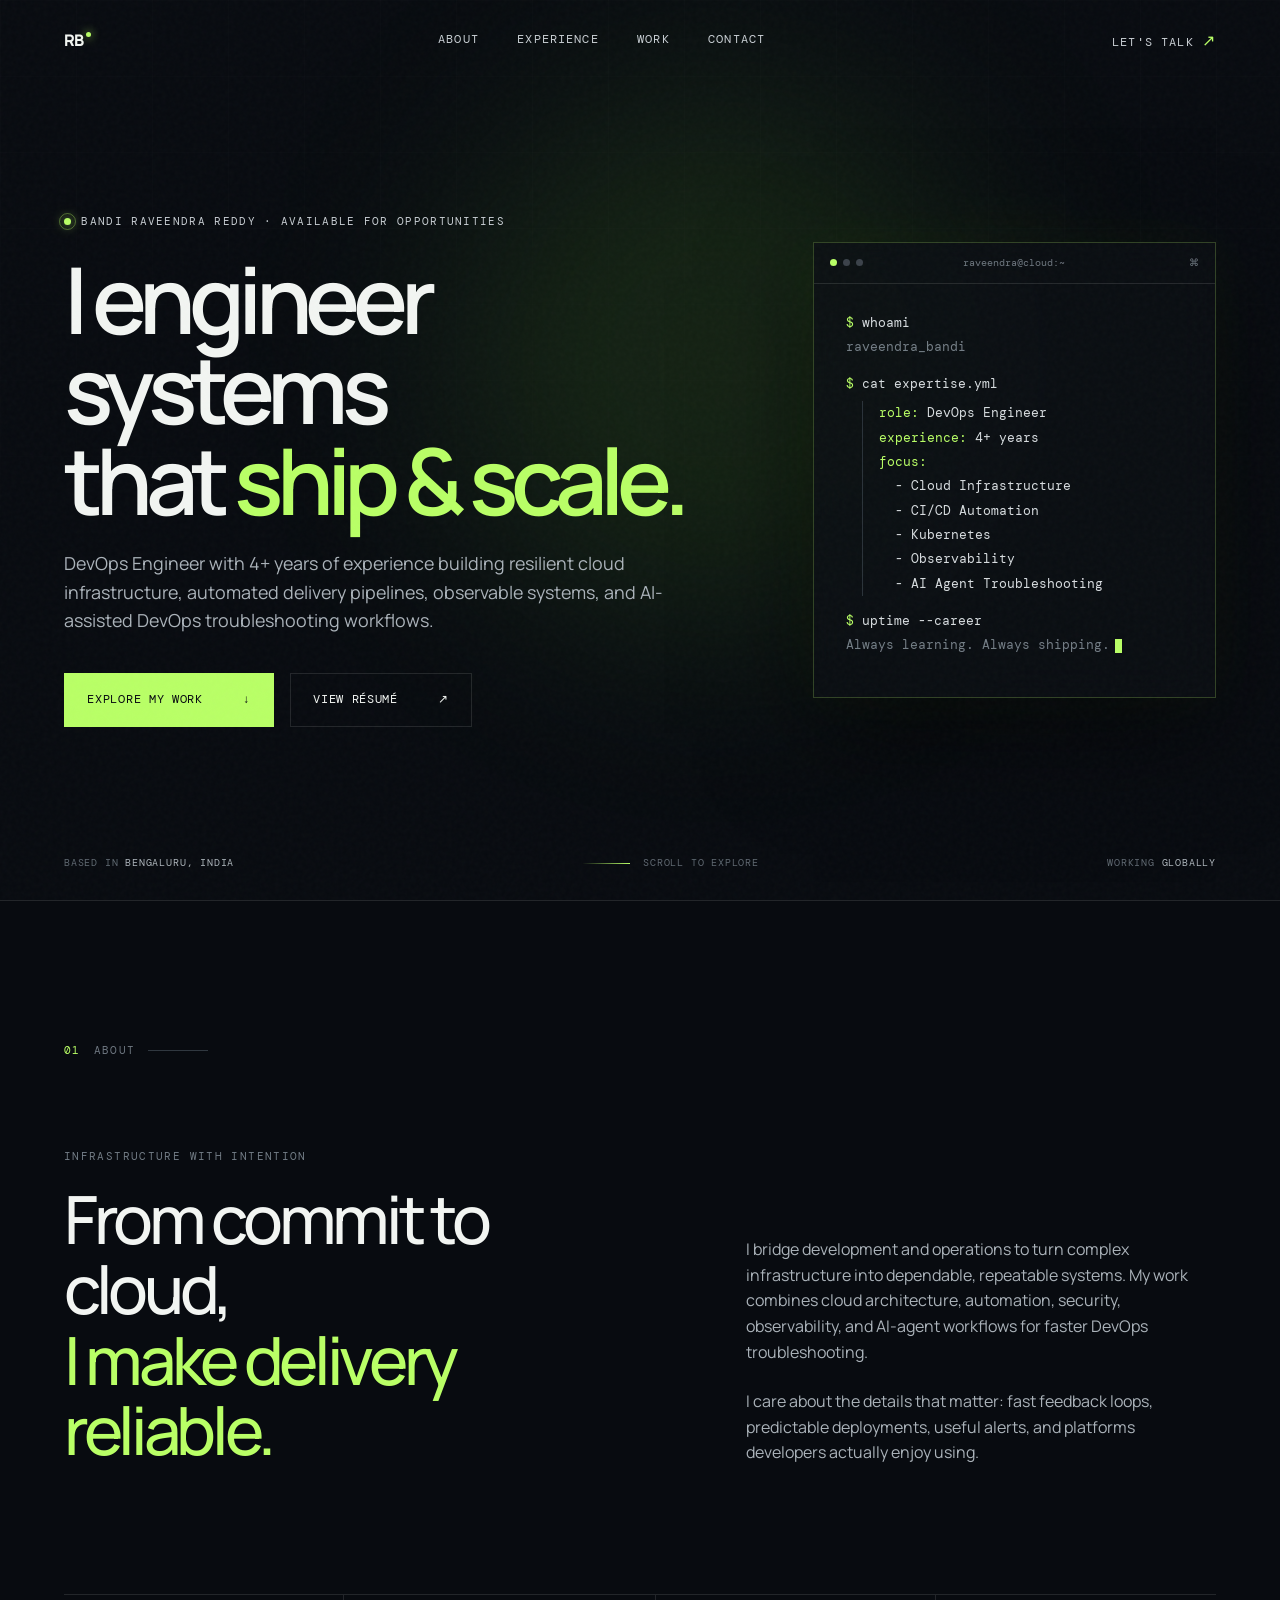
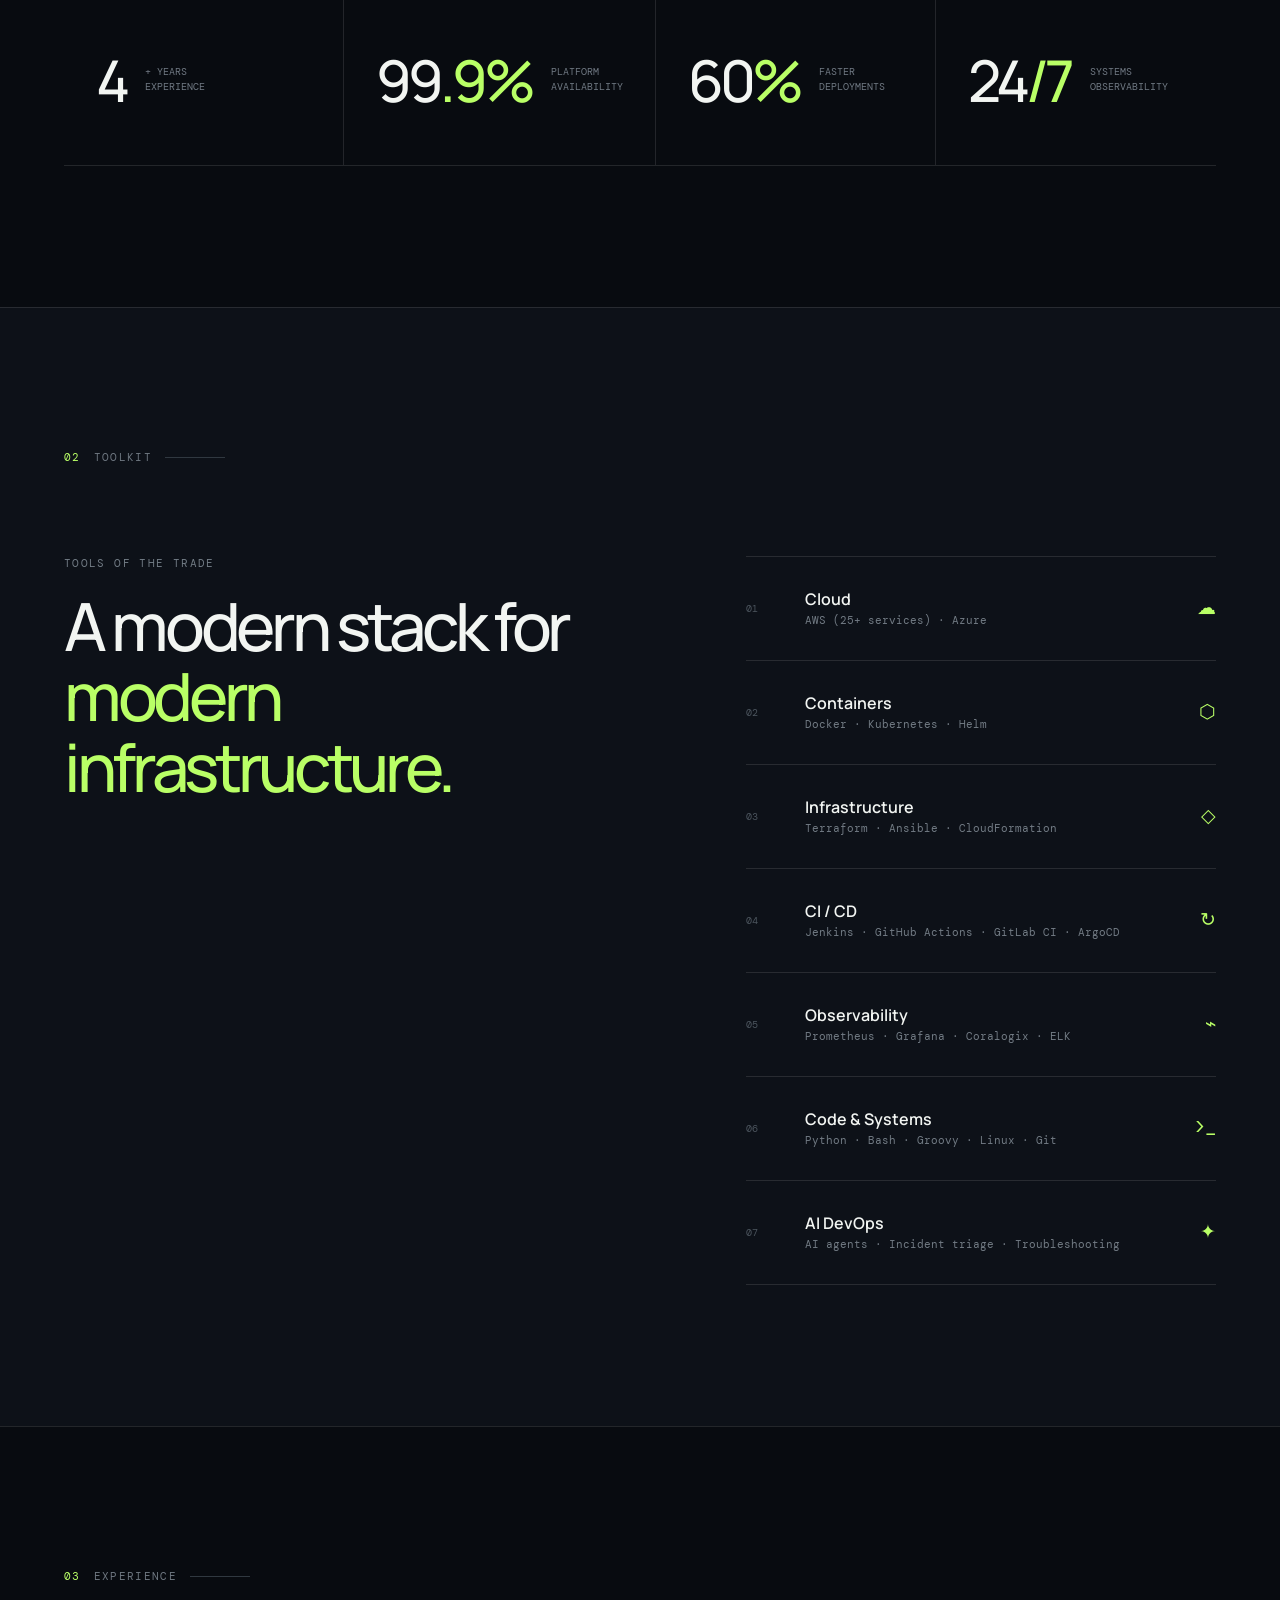
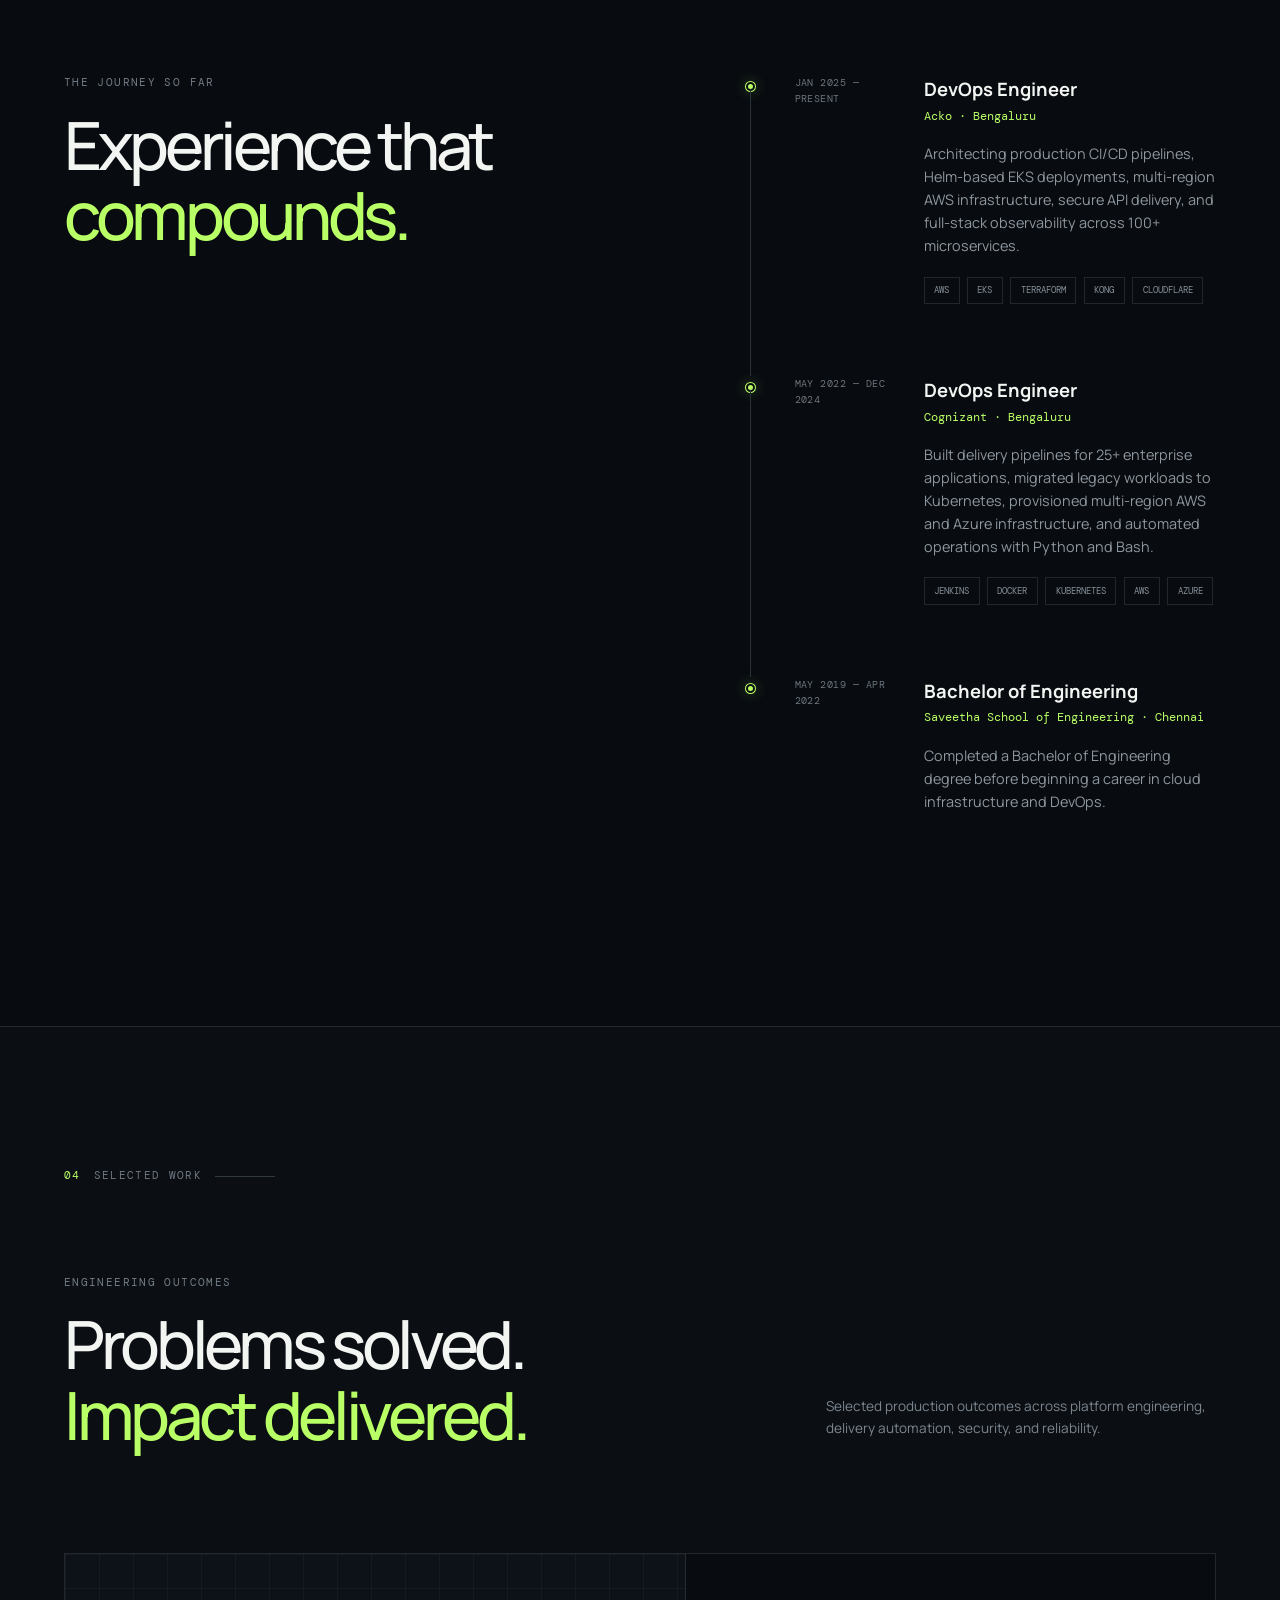
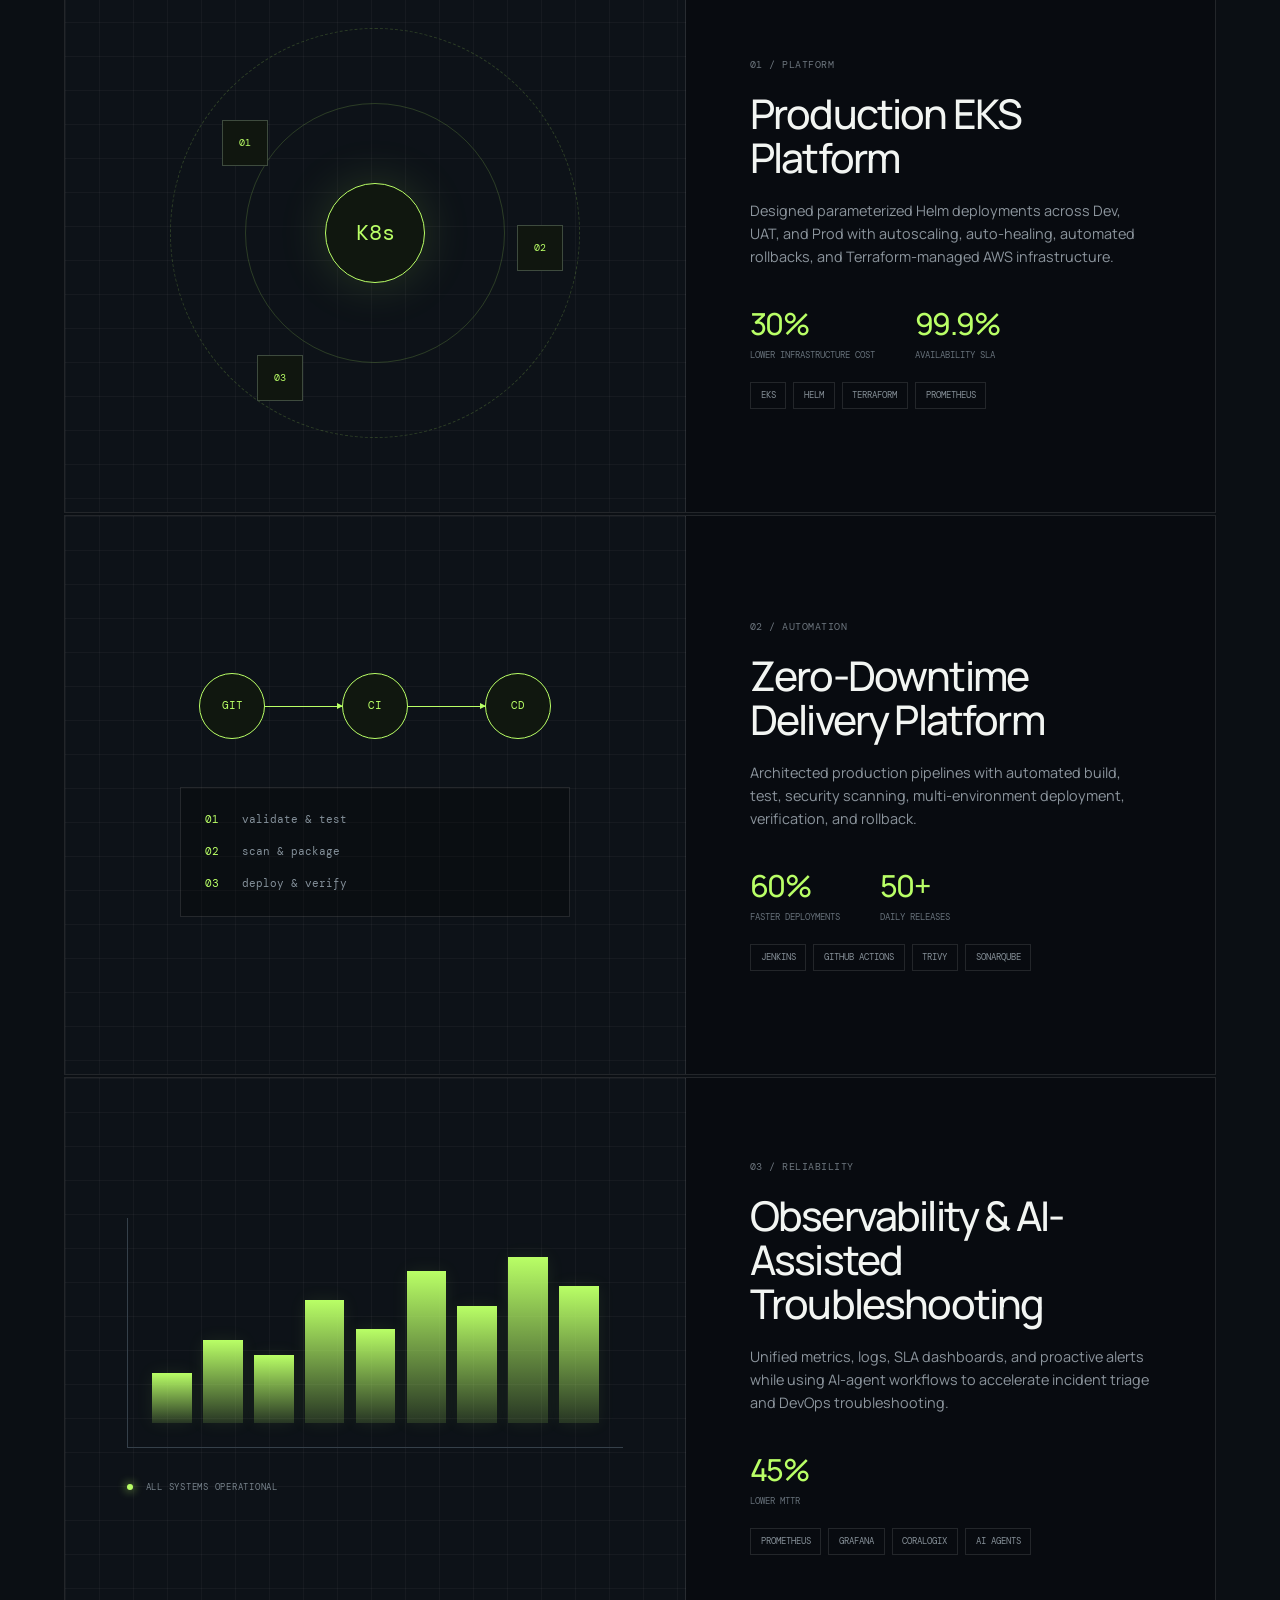
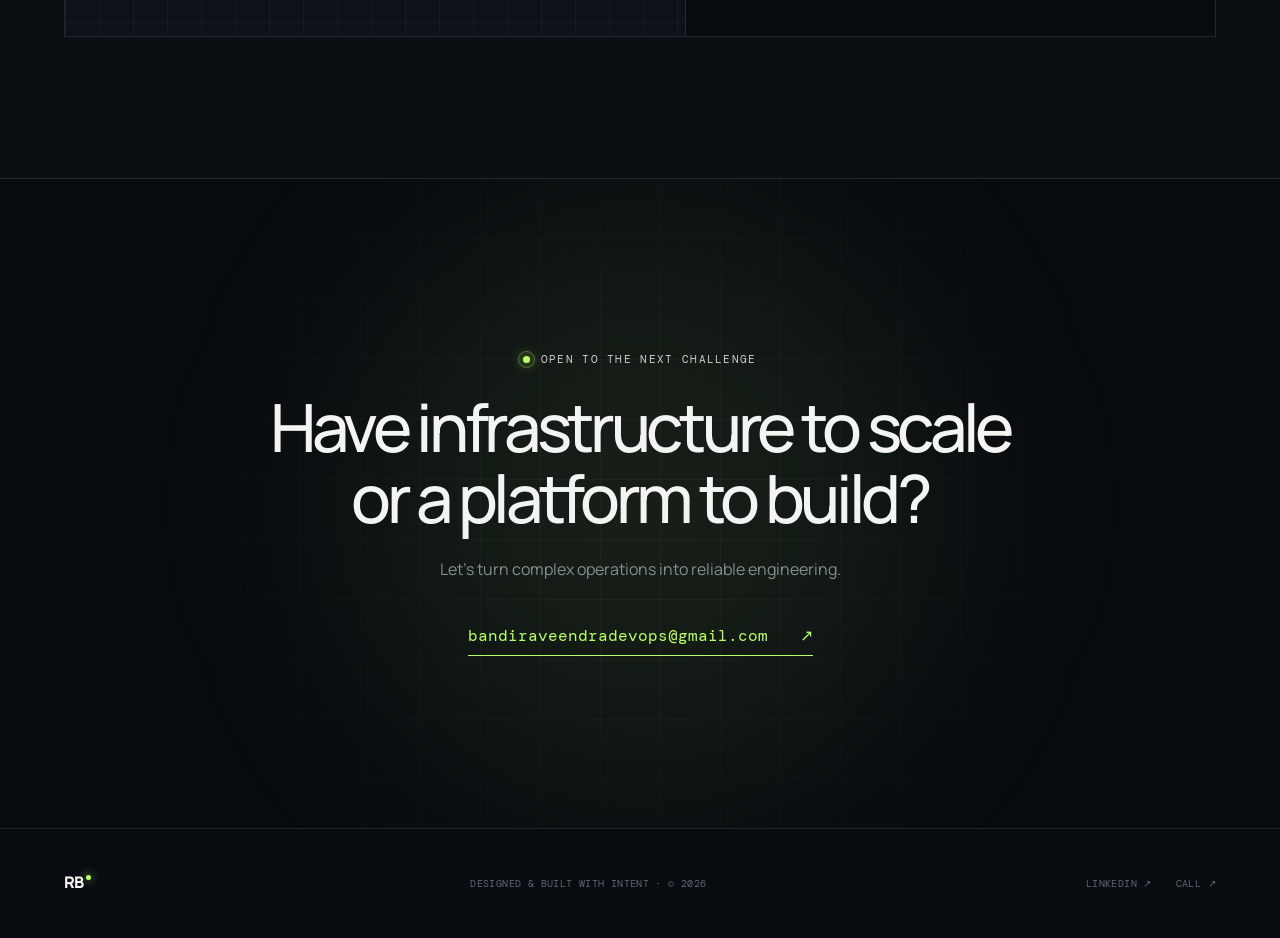
<file: index.html>
<!DOCTYPE html>
<html lang="en">
  <head>
    <meta charset="UTF-8" />
    <meta name="viewport" content="width=device-width, initial-scale=1.0" />
    <meta
      name="description"
      content="Portfolio of Bandi Raveendra Reddy, a DevOps Engineer specializing in cloud infrastructure, CI/CD, Kubernetes, IaC, and AI-assisted troubleshooting."
    />
    <meta name="theme-color" content="#080b10" />
    <title>Bandi Raveendra Reddy — DevOps Engineer</title>
    <link rel="preconnect" href="https://fonts.googleapis.com" />
    <link rel="preconnect" href="https://fonts.gstatic.com" crossorigin />
    <link
      href="https://fonts.googleapis.com/css2?family=DM+Mono:wght@400;500&family=Manrope:wght@400;500;600;700;800&display=swap"
      rel="stylesheet"
    />
    <link rel="stylesheet" href="styles.css" />
    <script src="script.js" defer></script>
  </head>
  <body>
    <div class="noise" aria-hidden="true"></div>
    <header class="site-header">
      <a class="logo" href="#home" aria-label="Go to home">
        <span>RB</span><i></i>
      </a>
      <nav aria-label="Main navigation">
        <a href="#about">About</a>
        <a href="#experience">Experience</a>
        <a href="#work">Work</a>
        <a href="#contact">Contact</a>
      </nav>
      <a class="header-cta" href="#contact">Let's talk <span>↗</span></a>
      <button class="menu-button" aria-label="Open menu" aria-expanded="false">
        <span></span><span></span>
      </button>
    </header>

    <main>
      <section class="hero" id="home">
        <div class="hero-glow" aria-hidden="true"></div>
        <div class="hero-copy reveal">
          <div class="eyebrow">
            <span class="status-dot"></span>
            Bandi Raveendra Reddy · Available for opportunities
          </div>
          <h1>
            I engineer systems<br />
            that <em>ship &amp; scale.</em>
          </h1>
          <p class="hero-intro">
            DevOps Engineer with 4+ years of experience building resilient cloud
            infrastructure, automated delivery pipelines, observable systems, and
            AI-assisted DevOps troubleshooting workflows.
          </p>
          <div class="hero-actions">
            <a class="button button-primary" href="#work">Explore my work <span>↓</span></a>
            <a class="button button-ghost" href="resume.pdf" target="_blank">View résumé <span>↗</span></a>
          </div>
        </div>

        <div class="terminal-card reveal" aria-label="Terminal introduction">
          <div class="terminal-top">
            <div class="terminal-dots"><i></i><i></i><i></i></div>
            <span>raveendra@cloud:~</span>
            <span>⌘</span>
          </div>
          <div class="terminal-body">
            <p><b>$</b> whoami</p>
            <p class="output">raveendra_bandi</p>
            <p><b>$</b> cat expertise.yml</p>
            <div class="yaml">
              <p><span>role:</span> DevOps Engineer</p>
              <p><span>experience:</span> 4+ years</p>
              <p><span>focus:</span></p>
              <p>&nbsp;&nbsp;- Cloud Infrastructure</p>
              <p>&nbsp;&nbsp;- CI/CD Automation</p>
              <p>&nbsp;&nbsp;- Kubernetes</p>
              <p>&nbsp;&nbsp;- Observability</p>
              <p>&nbsp;&nbsp;- AI Agent Troubleshooting</p>
            </div>
            <p><b>$</b> uptime --career</p>
            <p class="output">Always learning. Always shipping.<i class="cursor"></i></p>
          </div>
        </div>

        <div class="hero-meta">
          <p>Based in <strong>Bengaluru, India</strong></p>
          <div class="scroll-cue"><span></span> Scroll to explore</div>
          <p>Working <strong>globally</strong></p>
        </div>
      </section>

      <section class="section about" id="about">
        <div class="section-label reveal"><span>01</span> About</div>
        <div class="about-grid">
          <div class="section-heading reveal">
            <p class="kicker">Infrastructure with intention</p>
            <h2>From commit to cloud,<br /><em>I make delivery reliable.</em></h2>
          </div>
          <div class="about-copy reveal">
            <p>
              I bridge development and operations to turn complex infrastructure
              into dependable, repeatable systems. My work combines cloud
              architecture, automation, security, observability, and AI-agent
              workflows for faster DevOps troubleshooting.
            </p>
            <p>
              I care about the details that matter: fast feedback loops,
              predictable deployments, useful alerts, and platforms developers
              actually enjoy using.
            </p>
          </div>
        </div>

        <div class="stats reveal">
          <article><strong data-count="4">4</strong><span>+ years<br />experience</span></article>
          <article><strong data-count="99">99</strong><i>.9%</i><span>platform<br />availability</span></article>
          <article><strong data-count="60">60</strong><i>%</i><span>faster<br />deployments</span></article>
          <article><strong data-count="24">24</strong><i>/7</i><span>systems<br />observability</span></article>
        </div>
      </section>

      <section class="section toolkit" id="toolkit">
        <div class="section-label reveal"><span>02</span> Toolkit</div>
        <div class="toolkit-layout">
          <div class="section-heading reveal">
            <p class="kicker">Tools of the trade</p>
            <h2>A modern stack for<br /><em>modern infrastructure.</em></h2>
          </div>
          <div class="skills-grid reveal">
            <article>
              <span class="skill-number">01</span>
              <div><h3>Cloud</h3><p>AWS (25+ services) · Azure</p></div>
              <b>☁</b>
            </article>
            <article>
              <span class="skill-number">02</span>
              <div><h3>Containers</h3><p>Docker · Kubernetes · Helm</p></div>
              <b>⬡</b>
            </article>
            <article>
              <span class="skill-number">03</span>
              <div><h3>Infrastructure</h3><p>Terraform · Ansible · CloudFormation</p></div>
              <b>◇</b>
            </article>
            <article>
              <span class="skill-number">04</span>
              <div><h3>CI / CD</h3><p>Jenkins · GitHub Actions · GitLab CI · ArgoCD</p></div>
              <b>↻</b>
            </article>
            <article>
              <span class="skill-number">05</span>
              <div><h3>Observability</h3><p>Prometheus · Grafana · Coralogix · ELK</p></div>
              <b>⌁</b>
            </article>
            <article>
              <span class="skill-number">06</span>
              <div><h3>Code &amp; Systems</h3><p>Python · Bash · Groovy · Linux · Git</p></div>
              <b>&gt;_</b>
            </article>
            <article>
              <span class="skill-number">07</span>
              <div><h3>AI DevOps</h3><p>AI agents · Incident triage · Troubleshooting</p></div>
              <b>✦</b>
            </article>
          </div>
        </div>
      </section>

      <section class="section experience" id="experience">
        <div class="section-label reveal"><span>03</span> Experience</div>
        <div class="experience-layout">
          <div class="section-heading reveal">
            <p class="kicker">The journey so far</p>
            <h2>Experience that<br /><em>compounds.</em></h2>
          </div>
          <div class="timeline">
            <article class="reveal">
              <div class="timeline-marker"><i></i></div>
              <div class="timeline-date">Jan 2025 — Present</div>
              <div>
                <h3>DevOps Engineer</h3>
                <p class="company">Acko · Bengaluru</p>
                <p>Architecting production CI/CD pipelines, Helm-based EKS deployments, multi-region AWS infrastructure, secure API delivery, and full-stack observability across 100+ microservices.</p>
                <div class="tags"><span>AWS</span><span>EKS</span><span>Terraform</span><span>Kong</span><span>Cloudflare</span></div>
              </div>
            </article>
            <article class="reveal">
              <div class="timeline-marker"><i></i></div>
              <div class="timeline-date">May 2022 — Dec 2024</div>
              <div>
                <h3>DevOps Engineer</h3>
                <p class="company">Cognizant · Bengaluru</p>
                <p>Built delivery pipelines for 25+ enterprise applications, migrated legacy workloads to Kubernetes, provisioned multi-region AWS and Azure infrastructure, and automated operations with Python and Bash.</p>
                <div class="tags"><span>Jenkins</span><span>Docker</span><span>Kubernetes</span><span>AWS</span><span>Azure</span></div>
              </div>
            </article>
            <article class="reveal">
              <div class="timeline-marker"><i></i></div>
              <div class="timeline-date">May 2019 — Apr 2022</div>
              <div>
                <h3>Bachelor of Engineering</h3>
                <p class="company">Saveetha School of Engineering · Chennai</p>
                <p>Completed a Bachelor of Engineering degree before beginning a career in cloud infrastructure and DevOps.</p>
              </div>
            </article>
          </div>
        </div>
      </section>

      <section class="section work" id="work">
        <div class="section-label reveal"><span>04</span> Selected work</div>
        <div class="work-heading reveal">
          <div class="section-heading">
            <p class="kicker">Engineering outcomes</p>
            <h2>Problems solved.<br /><em>Impact delivered.</em></h2>
          </div>
          <p>Selected production outcomes across platform engineering, delivery automation, security, and reliability.</p>
        </div>

        <div class="project-list">
          <article class="project project-featured reveal">
            <div class="project-visual kubernetes-visual">
              <div class="orbit orbit-one"></div>
              <div class="orbit orbit-two"></div>
              <div class="cluster-core">K8s</div>
              <span class="node node-one">01</span>
              <span class="node node-two">02</span>
              <span class="node node-three">03</span>
            </div>
            <div class="project-copy">
              <span class="project-index">01 / PLATFORM</span>
              <h3>Production EKS Platform</h3>
              <p>Designed parameterized Helm deployments across Dev, UAT, and Prod with autoscaling, auto-healing, automated rollbacks, and Terraform-managed AWS infrastructure.</p>
              <div class="project-impact">
                <div><strong>30%</strong><span>lower infrastructure cost</span></div>
                <div><strong>99.9%</strong><span>availability SLA</span></div>
              </div>
              <div class="tags"><span>EKS</span><span>Helm</span><span>Terraform</span><span>Prometheus</span></div>
            </div>
          </article>

          <article class="project reveal">
            <div class="project-visual pipeline-visual">
              <div class="pipeline-row"><i>GIT</i><span></span><i>CI</i><span></span><i>CD</i></div>
              <div class="pipeline-code">
                <p><b>01</b> validate &amp; test</p>
                <p><b>02</b> scan &amp; package</p>
                <p><b>03</b> deploy &amp; verify</p>
              </div>
            </div>
            <div class="project-copy">
              <span class="project-index">02 / AUTOMATION</span>
              <h3>Zero-Downtime Delivery Platform</h3>
              <p>Architected production pipelines with automated build, test, security scanning, multi-environment deployment, verification, and rollback.</p>
              <div class="project-impact">
                <div><strong>60%</strong><span>faster deployments</span></div>
                <div><strong>50+</strong><span>daily releases</span></div>
              </div>
              <div class="tags"><span>Jenkins</span><span>GitHub Actions</span><span>Trivy</span><span>SonarQube</span></div>
            </div>
          </article>

          <article class="project reveal">
            <div class="project-visual observability-visual">
              <div class="chart">
                <i style="height: 28%"></i><i style="height: 46%"></i><i style="height: 38%"></i>
                <i style="height: 68%"></i><i style="height: 52%"></i><i style="height: 84%"></i>
                <i style="height: 65%"></i><i style="height: 92%"></i><i style="height: 76%"></i>
              </div>
              <div class="health"><span></span> ALL SYSTEMS OPERATIONAL</div>
            </div>
            <div class="project-copy">
              <span class="project-index">03 / RELIABILITY</span>
              <h3>Observability &amp; AI-Assisted Troubleshooting</h3>
              <p>Unified metrics, logs, SLA dashboards, and proactive alerts while using AI-agent workflows to accelerate incident triage and DevOps troubleshooting.</p>
              <div class="project-impact"><div><strong>45%</strong><span>lower MTTR</span></div></div>
              <div class="tags"><span>Prometheus</span><span>Grafana</span><span>Coralogix</span><span>AI Agents</span></div>
            </div>
          </article>
        </div>
      </section>

      <section class="contact" id="contact">
        <div class="contact-grid" aria-hidden="true"></div>
        <div class="contact-content reveal">
          <div class="eyebrow"><span class="status-dot"></span> Open to the next challenge</div>
          <h2>Have infrastructure to scale<br />or a platform to build?</h2>
          <p>Let's turn complex operations into reliable engineering.</p>
          <a class="email-link" href="mailto:bandiraveendradevops@gmail.com">
            bandiraveendradevops@gmail.com <span>↗</span>
          </a>
        </div>
      </section>
    </main>

    <footer>
      <a class="logo" href="#home"><span>RB</span><i></i></a>
      <p>Designed &amp; built with intent · © <span id="year"></span></p>
      <div class="socials">
        <a href="https://linkedin.com/in/bandiraveendra-reddy" target="_blank" rel="noreferrer">LinkedIn ↗</a>
        <a href="tel:+918618880260">Call ↗</a>
      </div>
    </footer>
  </body>
</html>
</file>
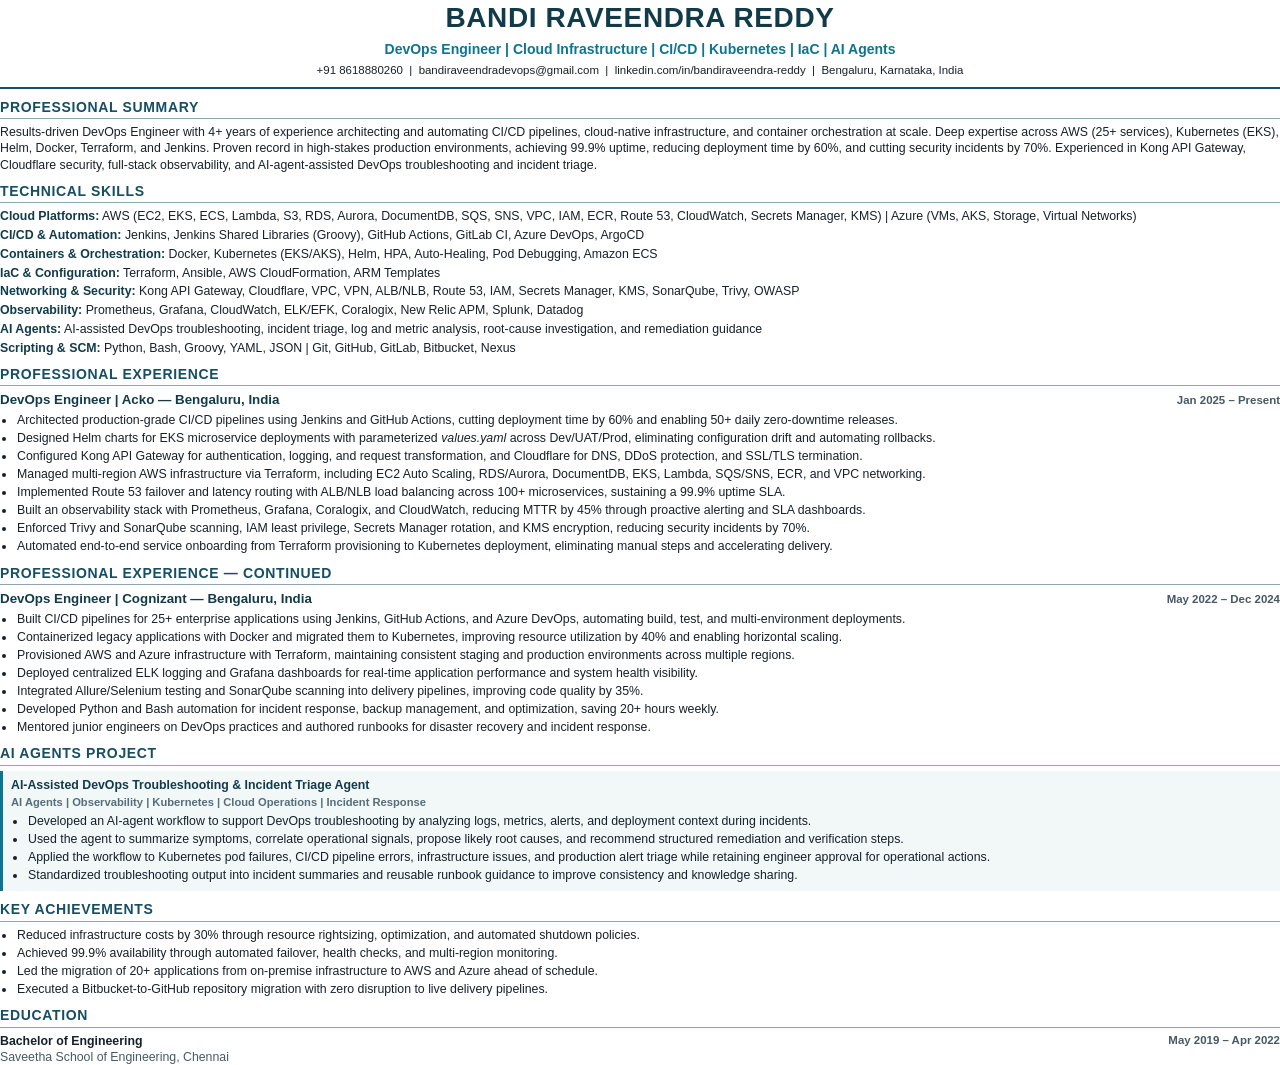
<file: resume-source.html>
<!DOCTYPE html>
<html lang="en">
<head>
  <meta charset="UTF-8" />
  <title>Bandi Raveendra Reddy - DevOps Engineer</title>
  <style>
    @page { size: A4; margin: 11mm 13mm; }
    * { box-sizing: border-box; }
    body {
      margin: 0;
      color: #17202a;
      font-family: Arial, Helvetica, sans-serif;
      font-size: 9.25pt;
      line-height: 1.32;
    }
    header {
      padding-bottom: 8px;
      border-bottom: 2px solid #164e63;
      text-align: center;
    }
    h1 {
      margin: 0;
      color: #123b4a;
      font-size: 21pt;
      letter-spacing: 0.6px;
    }
    .headline {
      margin: 3px 0 5px;
      color: #0e7490;
      font-size: 10.5pt;
      font-weight: 700;
    }
    .contact { font-size: 8.6pt; }
    .contact a { color: #17202a; text-decoration: none; }
    section { margin-top: 9px; }
    h2 {
      margin: 0 0 5px;
      padding-bottom: 2px;
      border-bottom: 1px solid #8ca5ae;
      color: #164e63;
      font-size: 10.5pt;
      letter-spacing: 0.65px;
      text-transform: uppercase;
    }
    p { margin: 0; }
    .skill-row { margin: 2.5px 0; }
    .skill-row strong { color: #123b4a; }
    .job { margin-top: 7px; break-inside: avoid; }
    .job:first-of-type { margin-top: 0; }
    .job-head {
      display: flex;
      align-items: baseline;
      justify-content: space-between;
      gap: 12px;
      margin-bottom: 3px;
    }
    .job-title {
      color: #123b4a;
      font-size: 10pt;
      font-weight: 700;
    }
    .job-date {
      flex-shrink: 0;
      color: #455a64;
      font-size: 8.6pt;
      font-weight: 700;
    }
    ul { margin: 3px 0 0; padding-left: 16px; }
    li { margin: 1.8px 0; padding-left: 1px; }
    .page-break { break-before: page; }
    .project {
      padding: 6px 8px;
      border-left: 3px solid #0e7490;
      background: #f2f7f8;
      break-inside: avoid;
    }
    .project-title {
      margin-bottom: 2px;
      color: #123b4a;
      font-weight: 700;
    }
    .project-meta {
      color: #546e7a;
      font-size: 8.4pt;
      font-weight: 700;
    }
    .education {
      display: flex;
      justify-content: space-between;
      gap: 12px;
    }
    .muted { color: #455a64; }
  </style>
</head>
<body>
  <header>
    <h1>BANDI RAVEENDRA REDDY</h1>
    <div class="headline">DevOps Engineer | Cloud Infrastructure | CI/CD | Kubernetes | IaC | AI Agents</div>
    <div class="contact">
      <a href="tel:+918618880260">+91 8618880260</a> &nbsp;|&nbsp;
      <a href="mailto:bandiraveendradevops@gmail.com">bandiraveendradevops@gmail.com</a> &nbsp;|&nbsp;
      <a href="https://linkedin.com/in/bandiraveendra-reddy">linkedin.com/in/bandiraveendra-reddy</a> &nbsp;|&nbsp;
      Bengaluru, Karnataka, India
    </div>
  </header>

  <section>
    <h2>Professional Summary</h2>
    <p>
      Results-driven DevOps Engineer with 4+ years of experience architecting and automating CI/CD pipelines,
      cloud-native infrastructure, and container orchestration at scale. Deep expertise across AWS (25+ services),
      Kubernetes (EKS), Helm, Docker, Terraform, and Jenkins. Proven record in high-stakes production environments,
      achieving 99.9% uptime, reducing deployment time by 60%, and cutting security incidents by 70%. Experienced
      in Kong API Gateway, Cloudflare security, full-stack observability, and AI-agent-assisted DevOps
      troubleshooting and incident triage.
    </p>
  </section>

  <section>
    <h2>Technical Skills</h2>
    <p class="skill-row"><strong>Cloud Platforms:</strong> AWS (EC2, EKS, ECS, Lambda, S3, RDS, Aurora, DocumentDB, SQS, SNS, VPC, IAM, ECR, Route 53, CloudWatch, Secrets Manager, KMS) | Azure (VMs, AKS, Storage, Virtual Networks)</p>
    <p class="skill-row"><strong>CI/CD &amp; Automation:</strong> Jenkins, Jenkins Shared Libraries (Groovy), GitHub Actions, GitLab CI, Azure DevOps, ArgoCD</p>
    <p class="skill-row"><strong>Containers &amp; Orchestration:</strong> Docker, Kubernetes (EKS/AKS), Helm, HPA, Auto-Healing, Pod Debugging, Amazon ECS</p>
    <p class="skill-row"><strong>IaC &amp; Configuration:</strong> Terraform, Ansible, AWS CloudFormation, ARM Templates</p>
    <p class="skill-row"><strong>Networking &amp; Security:</strong> Kong API Gateway, Cloudflare, VPC, VPN, ALB/NLB, Route 53, IAM, Secrets Manager, KMS, SonarQube, Trivy, OWASP</p>
    <p class="skill-row"><strong>Observability:</strong> Prometheus, Grafana, CloudWatch, ELK/EFK, Coralogix, New Relic APM, Splunk, Datadog</p>
    <p class="skill-row"><strong>AI Agents:</strong> AI-assisted DevOps troubleshooting, incident triage, log and metric analysis, root-cause investigation, and remediation guidance</p>
    <p class="skill-row"><strong>Scripting &amp; SCM:</strong> Python, Bash, Groovy, YAML, JSON | Git, GitHub, GitLab, Bitbucket, Nexus</p>
  </section>

  <section>
    <h2>Professional Experience</h2>
    <div class="job">
      <div class="job-head">
        <div class="job-title">DevOps Engineer | Acko — Bengaluru, India</div>
        <div class="job-date">Jan 2025 – Present</div>
      </div>
      <ul>
        <li>Architected production-grade CI/CD pipelines using Jenkins and GitHub Actions, cutting deployment time by 60% and enabling 50+ daily zero-downtime releases.</li>
        <li>Designed Helm charts for EKS microservice deployments with parameterized <em>values.yaml</em> across Dev/UAT/Prod, eliminating configuration drift and automating rollbacks.</li>
        <li>Configured Kong API Gateway for authentication, logging, and request transformation, and Cloudflare for DNS, DDoS protection, and SSL/TLS termination.</li>
        <li>Managed multi-region AWS infrastructure via Terraform, including EC2 Auto Scaling, RDS/Aurora, DocumentDB, EKS, Lambda, SQS/SNS, ECR, and VPC networking.</li>
        <li>Implemented Route 53 failover and latency routing with ALB/NLB load balancing across 100+ microservices, sustaining a 99.9% uptime SLA.</li>
        <li>Built an observability stack with Prometheus, Grafana, Coralogix, and CloudWatch, reducing MTTR by 45% through proactive alerting and SLA dashboards.</li>
        <li>Enforced Trivy and SonarQube scanning, IAM least privilege, Secrets Manager rotation, and KMS encryption, reducing security incidents by 70%.</li>
        <li>Automated end-to-end service onboarding from Terraform provisioning to Kubernetes deployment, eliminating manual steps and accelerating delivery.</li>
      </ul>
    </div>
  </section>

  <section class="page-break">
    <h2>Professional Experience — Continued</h2>
    <div class="job">
      <div class="job-head">
        <div class="job-title">DevOps Engineer | Cognizant — Bengaluru, India</div>
        <div class="job-date">May 2022 – Dec 2024</div>
      </div>
      <ul>
        <li>Built CI/CD pipelines for 25+ enterprise applications using Jenkins, GitHub Actions, and Azure DevOps, automating build, test, and multi-environment deployments.</li>
        <li>Containerized legacy applications with Docker and migrated them to Kubernetes, improving resource utilization by 40% and enabling horizontal scaling.</li>
        <li>Provisioned AWS and Azure infrastructure with Terraform, maintaining consistent staging and production environments across multiple regions.</li>
        <li>Deployed centralized ELK logging and Grafana dashboards for real-time application performance and system health visibility.</li>
        <li>Integrated Allure/Selenium testing and SonarQube scanning into delivery pipelines, improving code quality by 35%.</li>
        <li>Developed Python and Bash automation for incident response, backup management, and optimization, saving 20+ hours weekly.</li>
        <li>Mentored junior engineers on DevOps practices and authored runbooks for disaster recovery and incident response.</li>
      </ul>
    </div>
  </section>

  <section>
    <h2>AI Agents Project</h2>
    <div class="project">
      <div class="project-title">AI-Assisted DevOps Troubleshooting &amp; Incident Triage Agent</div>
      <div class="project-meta">AI Agents | Observability | Kubernetes | Cloud Operations | Incident Response</div>
      <ul>
        <li>Developed an AI-agent workflow to support DevOps troubleshooting by analyzing logs, metrics, alerts, and deployment context during incidents.</li>
        <li>Used the agent to summarize symptoms, correlate operational signals, propose likely root causes, and recommend structured remediation and verification steps.</li>
        <li>Applied the workflow to Kubernetes pod failures, CI/CD pipeline errors, infrastructure issues, and production alert triage while retaining engineer approval for operational actions.</li>
        <li>Standardized troubleshooting output into incident summaries and reusable runbook guidance to improve consistency and knowledge sharing.</li>
      </ul>
    </div>
  </section>

  <section>
    <h2>Key Achievements</h2>
    <ul>
      <li>Reduced infrastructure costs by 30% through resource rightsizing, optimization, and automated shutdown policies.</li>
      <li>Achieved 99.9% availability through automated failover, health checks, and multi-region monitoring.</li>
      <li>Led the migration of 20+ applications from on-premise infrastructure to AWS and Azure ahead of schedule.</li>
      <li>Executed a Bitbucket-to-GitHub repository migration with zero disruption to live delivery pipelines.</li>
    </ul>
  </section>

  <section>
    <h2>Education</h2>
    <div class="education">
      <div><strong>Bachelor of Engineering</strong><br><span class="muted">Saveetha School of Engineering, Chennai</span></div>
      <div class="job-date">May 2019 – Apr 2022</div>
    </div>
  </section>
</body>
</html>
</file>
<file: styles.css>
:root {
  --bg: #080b10;
  --bg-soft: #0d1118;
  --panel: #11161e;
  --line: rgba(255, 255, 255, 0.11);
  --text: #f2f5f2;
  --muted: #929ba5;
  --accent: #b9ff66;
  --accent-dark: #82bd3c;
  --mono: "DM Mono", monospace;
  --sans: "Manrope", sans-serif;
  --pad: clamp(1.25rem, 5vw, 5rem);
}

* {
  box-sizing: border-box;
  margin: 0;
  padding: 0;
}

html {
  scroll-behavior: smooth;
  scrollbar-color: var(--accent) var(--bg);
}

body {
  background: var(--bg);
  color: var(--text);
  font-family: var(--sans);
  line-height: 1.6;
  overflow-x: hidden;
}

body.menu-open {
  overflow: hidden;
}

::selection {
  background: var(--accent);
  color: #090c0a;
}

a {
  color: inherit;
  text-decoration: none;
}

.noise {
  position: fixed;
  inset: 0;
  z-index: 99;
  pointer-events: none;
  opacity: 0.035;
  background-image: url("data:image/svg+xml,%3Csvg viewBox='0 0 220 220' xmlns='http://www.w3.org/2000/svg'%3E%3Cfilter id='n'%3E%3CfeTurbulence type='fractalNoise' baseFrequency='.9' numOctaves='3' stitchTiles='stitch'/%3E%3C/filter%3E%3Crect width='100%25' height='100%25' filter='url(%23n)' opacity='.8'/%3E%3C/svg%3E");
}

.site-header {
  position: fixed;
  top: 0;
  left: 0;
  right: 0;
  height: 82px;
  z-index: 50;
  display: flex;
  align-items: center;
  justify-content: space-between;
  padding: 0 var(--pad);
  border-bottom: 1px solid transparent;
  transition: background 0.3s, border 0.3s, height 0.3s;
}

.site-header.scrolled {
  height: 68px;
  background: rgba(8, 11, 16, 0.86);
  border-color: var(--line);
  backdrop-filter: blur(18px);
}

.logo {
  position: relative;
  display: inline-flex;
  align-items: center;
  font-size: 1rem;
  font-weight: 800;
  letter-spacing: -0.06em;
}

.logo i {
  width: 5px;
  height: 5px;
  margin: 0 0 12px 3px;
  border-radius: 50%;
  background: var(--accent);
  box-shadow: 0 0 10px var(--accent);
}

nav {
  display: flex;
  gap: clamp(1.5rem, 3vw, 3rem);
}

nav a,
.header-cta {
  color: #c8ced3;
  font-family: var(--mono);
  font-size: 0.72rem;
  text-transform: uppercase;
  letter-spacing: 0.1em;
  transition: color 0.2s;
}

nav a:hover,
.header-cta:hover {
  color: var(--accent);
}

.header-cta span {
  color: var(--accent);
  font-size: 1rem;
}

.menu-button {
  display: none;
  width: 36px;
  height: 36px;
  border: 0;
  background: none;
}

.menu-button span {
  display: block;
  width: 24px;
  height: 1px;
  margin: 6px auto;
  background: var(--text);
  transition: transform 0.25s;
}

.hero {
  position: relative;
  min-height: 100vh;
  display: grid;
  grid-template-columns: minmax(0, 1.25fr) minmax(360px, 0.75fr);
  align-items: center;
  gap: 6vw;
  padding: 130px var(--pad) 90px;
  overflow: hidden;
}

.hero::before {
  content: "";
  position: absolute;
  inset: 0;
  opacity: 0.15;
  background-image:
    linear-gradient(rgba(255, 255, 255, 0.08) 1px, transparent 1px),
    linear-gradient(90deg, rgba(255, 255, 255, 0.08) 1px, transparent 1px);
  background-size: 76px 76px;
  mask-image: linear-gradient(to bottom, black, transparent 85%);
}

.hero-glow {
  position: absolute;
  top: 10%;
  left: 35%;
  width: 42vw;
  height: 42vw;
  border-radius: 50%;
  background: rgba(142, 255, 65, 0.1);
  filter: blur(110px);
}

.hero-copy,
.terminal-card {
  position: relative;
  z-index: 1;
}

.eyebrow {
  display: flex;
  align-items: center;
  gap: 0.65rem;
  color: #c8ced3;
  font-family: var(--mono);
  font-size: 0.68rem;
  letter-spacing: 0.12em;
  text-transform: uppercase;
}

.status-dot {
  position: relative;
  display: inline-block;
  width: 7px;
  height: 7px;
  border-radius: 50%;
  background: var(--accent);
  box-shadow: 0 0 12px var(--accent);
}

.status-dot::after {
  content: "";
  position: absolute;
  inset: -5px;
  border: 1px solid rgba(185, 255, 102, 0.35);
  border-radius: 50%;
  animation: pulse 2s infinite;
}

@keyframes pulse {
  50% { transform: scale(1.25); opacity: 0.2; }
}

h1 {
  max-width: 900px;
  margin: 1.5rem 0;
  font-size: clamp(3.4rem, 7.2vw, 7.4rem);
  font-weight: 600;
  line-height: 0.98;
  letter-spacing: -0.075em;
}

h1 em,
h2 em {
  color: var(--accent);
  font-style: normal;
}

.hero-intro {
  max-width: 610px;
  color: #abb3ba;
  font-size: clamp(1rem, 1.4vw, 1.2rem);
}

.hero-actions {
  display: flex;
  align-items: center;
  gap: 1rem;
  margin-top: 2.4rem;
}

.button {
  display: inline-flex;
  align-items: center;
  justify-content: center;
  gap: 2.5rem;
  min-height: 54px;
  padding: 0 1.4rem;
  border: 1px solid var(--line);
  font-family: var(--mono);
  font-size: 0.72rem;
  text-transform: uppercase;
  letter-spacing: 0.06em;
  transition: transform 0.2s, background 0.2s, border 0.2s;
}

.button:hover {
  transform: translateY(-3px);
}

.button-primary {
  border-color: var(--accent);
  background: var(--accent);
  color: #080b10;
}

.button-primary:hover {
  background: #d0ff98;
}

.button-ghost:hover {
  border-color: var(--text);
}

.terminal-card {
  max-width: 530px;
  justify-self: end;
  width: 100%;
  transform: perspective(1000px) rotateY(-3deg) rotateX(1deg);
  border: 1px solid rgba(185, 255, 102, 0.22);
  background: rgba(11, 15, 20, 0.82);
  box-shadow: 0 35px 100px rgba(0, 0, 0, 0.5), 0 0 60px rgba(151, 255, 67, 0.05);
  backdrop-filter: blur(18px);
}

.terminal-top {
  display: grid;
  grid-template-columns: 1fr auto 1fr;
  align-items: center;
  padding: 0.75rem 1rem;
  border-bottom: 1px solid var(--line);
  color: #6f7880;
  font-family: var(--mono);
  font-size: 0.62rem;
}

.terminal-top > :last-child {
  justify-self: end;
}

.terminal-dots {
  display: flex;
  gap: 6px;
}

.terminal-dots i {
  width: 7px;
  height: 7px;
  border-radius: 50%;
  background: #3b424a;
}

.terminal-dots i:first-child {
  background: var(--accent);
}

.terminal-body {
  min-height: 390px;
  padding: 1.7rem 2rem;
  color: #d8dde0;
  font-family: var(--mono);
  font-size: clamp(0.7rem, 1vw, 0.84rem);
  line-height: 1.9;
}

.terminal-body b,
.yaml span {
  color: var(--accent);
  font-weight: 400;
}

.terminal-body .output {
  margin-bottom: 0.8rem;
  color: #747e86;
}

.yaml {
  margin: 0.3rem 0 0.8rem 1rem;
  padding-left: 1rem;
  border-left: 1px solid #2a3239;
}

.cursor {
  display: inline-block;
  width: 7px;
  height: 14px;
  margin-left: 5px;
  vertical-align: middle;
  background: var(--accent);
  animation: blink 1s steps(2) infinite;
}

@keyframes blink { 50% { opacity: 0; } }

.hero-meta {
  position: absolute;
  z-index: 2;
  bottom: 1.8rem;
  left: var(--pad);
  right: var(--pad);
  display: flex;
  align-items: center;
  justify-content: space-between;
  color: #5f6871;
  font-family: var(--mono);
  font-size: 0.63rem;
  letter-spacing: 0.08em;
  text-transform: uppercase;
}

.hero-meta strong {
  color: #adb5bb;
  font-weight: 400;
}

.scroll-cue {
  display: flex;
  align-items: center;
  gap: 0.8rem;
}

.scroll-cue span {
  width: 48px;
  height: 1px;
  background: linear-gradient(90deg, transparent, var(--accent));
}

.section {
  position: relative;
  padding: clamp(6rem, 11vw, 10rem) var(--pad);
  border-top: 1px solid var(--line);
}

.section-label {
  display: flex;
  align-items: center;
  gap: 0.8rem;
  margin-bottom: clamp(4rem, 7vw, 7rem);
  color: #6e7780;
  font-family: var(--mono);
  font-size: 0.7rem;
  letter-spacing: 0.12em;
  text-transform: uppercase;
}

.section-label::after {
  content: "";
  width: 60px;
  height: 1px;
  background: #303840;
}

.section-label span {
  color: var(--accent);
}

.about-grid,
.toolkit-layout,
.experience-layout {
  display: grid;
  grid-template-columns: minmax(340px, 1fr) minmax(360px, 0.85fr);
  gap: clamp(4rem, 10vw, 10rem);
}

.kicker {
  margin-bottom: 1.1rem;
  color: #727c85;
  font-family: var(--mono);
  font-size: 0.66rem;
  letter-spacing: 0.13em;
  text-transform: uppercase;
}

h2 {
  font-size: clamp(2.6rem, 5.2vw, 5.2rem);
  font-weight: 500;
  line-height: 1.06;
  letter-spacing: -0.065em;
}

.about-copy {
  align-self: end;
  max-width: 620px;
  color: #aab2b9;
  font-size: 1rem;
}

.about-copy p + p {
  margin-top: 1.5rem;
}

.stats {
  display: grid;
  grid-template-columns: repeat(4, 1fr);
  margin-top: clamp(5rem, 10vw, 9rem);
  border-top: 1px solid var(--line);
  border-bottom: 1px solid var(--line);
}

.stats article {
  min-height: 170px;
  display: flex;
  align-items: center;
  padding: 2rem;
  border-right: 1px solid var(--line);
}

.stats article:last-child {
  border-right: 0;
}

.stats strong,
.stats i {
  font-size: clamp(2.6rem, 4.5vw, 4.5rem);
  font-weight: 500;
  font-style: normal;
  letter-spacing: -0.07em;
}

.stats i {
  color: var(--accent);
}

.stats span {
  margin-left: 1.2rem;
  color: #707983;
  font-family: var(--mono);
  font-size: 0.62rem;
  line-height: 1.5;
  text-transform: uppercase;
}

.toolkit {
  background: var(--bg-soft);
}

.skills-grid {
  border-top: 1px solid var(--line);
}

.skills-grid article {
  display: grid;
  grid-template-columns: 40px 1fr auto;
  align-items: center;
  min-height: 104px;
  gap: 1.2rem;
  border-bottom: 1px solid var(--line);
  transition: padding 0.25s, background 0.25s;
}

.skills-grid article:hover {
  padding: 0 1rem;
  background: rgba(255, 255, 255, 0.025);
}

.skill-number {
  color: #4c555e;
  font-family: var(--mono);
  font-size: 0.6rem;
}

.skills-grid h3 {
  font-size: 1rem;
  font-weight: 600;
}

.skills-grid p {
  color: #727b84;
  font-family: var(--mono);
  font-size: 0.66rem;
}

.skills-grid b {
  color: var(--accent);
  font-family: var(--mono);
  font-size: 1.2rem;
  font-weight: 400;
}

.timeline article {
  position: relative;
  display: grid;
  grid-template-columns: 25px 105px 1fr;
  gap: 1.5rem;
  padding-bottom: 4.5rem;
}

.timeline article::before {
  content: "";
  position: absolute;
  top: 14px;
  bottom: 0;
  left: 4px;
  width: 1px;
  background: #293139;
}

.timeline article:last-child::before {
  display: none;
}

.timeline-marker i {
  display: block;
  width: 9px;
  height: 9px;
  margin-top: 7px;
  border: 2px solid var(--bg);
  border-radius: 50%;
  background: var(--accent);
  box-shadow: 0 0 0 1px var(--accent), 0 0 14px rgba(185, 255, 102, 0.4);
}

.timeline-date,
.project-index {
  color: #6c757d;
  font-family: var(--mono);
  font-size: 0.62rem;
  letter-spacing: 0.05em;
  text-transform: uppercase;
}

.timeline h3 {
  margin-bottom: 0.2rem;
  font-size: 1.15rem;
}

.timeline .company {
  margin-bottom: 1rem;
  color: var(--accent);
  font-family: var(--mono);
  font-size: 0.72rem;
}

.timeline article > div:last-child > p:not(.company) {
  color: #8e979f;
  font-size: 0.9rem;
}

.tags {
  display: flex;
  flex-wrap: wrap;
  gap: 0.45rem;
  margin-top: 1.2rem;
}

.tags span {
  padding: 0.35rem 0.6rem;
  border: 1px solid var(--line);
  color: #858f97;
  font-family: var(--mono);
  font-size: 0.55rem;
  text-transform: uppercase;
}

.work {
  background: #0b0f14;
}

.work-heading {
  display: flex;
  align-items: end;
  justify-content: space-between;
  gap: 3rem;
  margin-bottom: clamp(5rem, 8vw, 8rem);
}

.work-heading > p {
  max-width: 390px;
  padding-bottom: 0.7rem;
  color: #7d868f;
  font-size: 0.85rem;
}

.project-list {
  display: grid;
  gap: 2px;
}

.project {
  display: grid;
  grid-template-columns: 1.08fr 0.92fr;
  min-height: 560px;
  border: 1px solid var(--line);
  background: var(--bg);
}

.project-visual {
  position: relative;
  display: flex;
  align-items: center;
  justify-content: center;
  min-height: 440px;
  overflow: hidden;
  border-right: 1px solid var(--line);
  background-color: #0d1218;
  background-image:
    linear-gradient(rgba(255,255,255,.035) 1px, transparent 1px),
    linear-gradient(90deg, rgba(255,255,255,.035) 1px, transparent 1px);
  background-size: 34px 34px;
}

.project-copy {
  display: flex;
  flex-direction: column;
  justify-content: center;
  padding: clamp(2rem, 5vw, 5rem);
}

.project-copy h3 {
  max-width: 500px;
  margin: 1.2rem 0;
  font-size: clamp(1.8rem, 3.2vw, 3.4rem);
  font-weight: 500;
  line-height: 1.07;
  letter-spacing: -0.045em;
}

.project-copy > p {
  max-width: 510px;
  color: #8c959d;
  font-size: 0.9rem;
}

.project-impact {
  display: flex;
  gap: 2.5rem;
  margin-top: 2rem;
}

.project-impact div {
  display: flex;
  flex-direction: column;
}

.project-impact strong {
  color: var(--accent);
  font-size: 1.9rem;
  font-weight: 500;
  letter-spacing: -0.05em;
}

.project-impact span {
  color: #667079;
  font-family: var(--mono);
  font-size: 0.55rem;
  text-transform: uppercase;
}

.cluster-core {
  position: relative;
  z-index: 2;
  width: 100px;
  height: 100px;
  display: grid;
  place-items: center;
  border: 1px solid var(--accent);
  border-radius: 50%;
  background: #10170f;
  color: var(--accent);
  font-family: var(--mono);
  font-size: 1.4rem;
  box-shadow: 0 0 50px rgba(185, 255, 102, 0.15);
}

.orbit {
  position: absolute;
  border: 1px solid rgba(185, 255, 102, 0.18);
  border-radius: 50%;
}

.orbit-one {
  width: 260px;
  height: 260px;
  animation: spin 18s linear infinite;
}

.orbit-two {
  width: 410px;
  height: 410px;
  border-style: dashed;
  animation: spin 30s linear infinite reverse;
}

@keyframes spin { to { transform: rotate(360deg); } }

.node {
  position: absolute;
  width: 46px;
  height: 46px;
  display: grid;
  place-items: center;
  border: 1px solid #3e4b3e;
  background: #10160f;
  color: var(--accent);
  font-family: var(--mono);
  font-size: 0.6rem;
}

.node-one { transform: translate(-130px, -90px); }
.node-two { transform: translate(165px, 15px); }
.node-three { transform: translate(-95px, 145px); }

.pipeline-visual {
  flex-direction: column;
  gap: 3rem;
}

.pipeline-row {
  display: flex;
  align-items: center;
}

.pipeline-row i {
  width: 66px;
  height: 66px;
  display: grid;
  place-items: center;
  border: 1px solid var(--accent);
  border-radius: 50%;
  background: #10170f;
  color: var(--accent);
  font-family: var(--mono);
  font-size: 0.7rem;
  font-style: normal;
}

.pipeline-row span {
  position: relative;
  width: clamp(35px, 6vw, 90px);
  height: 1px;
  background: var(--accent);
}

.pipeline-row span::after {
  content: "";
  position: absolute;
  right: -1px;
  top: -3px;
  border-width: 3px 0 3px 6px;
  border-style: solid;
  border-color: transparent transparent transparent var(--accent);
}

.pipeline-code {
  width: min(80%, 390px);
  border: 1px solid var(--line);
  background: rgba(0, 0, 0, 0.24);
  padding: 1rem 1.5rem;
  font-family: var(--mono);
  font-size: 0.68rem;
  color: #84909a;
}

.pipeline-code p {
  padding: 0.45rem 0;
}

.pipeline-code b {
  margin-right: 1rem;
  color: var(--accent);
  font-weight: 400;
}

.observability-visual {
  flex-direction: column;
  gap: 2rem;
}

.chart {
  width: min(80%, 500px);
  height: 230px;
  display: flex;
  align-items: end;
  gap: 2.5%;
  padding: 1.5rem;
  border-left: 1px solid #35404a;
  border-bottom: 1px solid #35404a;
}

.chart i {
  flex: 1;
  background: linear-gradient(to top, rgba(185, 255, 102, 0.15), var(--accent));
  box-shadow: 0 0 18px rgba(185, 255, 102, 0.08);
  transform-origin: bottom;
}

.health {
  width: min(80%, 500px);
  color: #77828b;
  font-family: var(--mono);
  font-size: 0.58rem;
  letter-spacing: 0.08em;
}

.health span {
  display: inline-block;
  width: 6px;
  height: 6px;
  margin-right: 7px;
  border-radius: 50%;
  background: var(--accent);
  box-shadow: 0 0 10px var(--accent);
}

.contact {
  position: relative;
  min-height: 650px;
  display: grid;
  place-items: center;
  overflow: hidden;
  padding: 8rem var(--pad);
  text-align: center;
  border-top: 1px solid var(--line);
}

.contact::before {
  content: "";
  position: absolute;
  width: 45vw;
  height: 45vw;
  border-radius: 50%;
  background: rgba(185, 255, 102, 0.08);
  filter: blur(110px);
}

.contact-grid {
  position: absolute;
  inset: 0;
  background-image:
    linear-gradient(rgba(255,255,255,.04) 1px, transparent 1px),
    linear-gradient(90deg, rgba(255,255,255,.04) 1px, transparent 1px);
  background-size: 60px 60px;
  mask-image: radial-gradient(circle, black, transparent 72%);
}

.contact-content {
  position: relative;
  z-index: 1;
}

.contact .eyebrow {
  justify-content: center;
}

.contact h2 {
  margin: 1.5rem 0;
}

.contact-content > p {
  color: #858e96;
}

.email-link {
  display: inline-flex;
  align-items: center;
  gap: 2rem;
  margin-top: 2.5rem;
  padding-bottom: 0.4rem;
  border-bottom: 1px solid var(--accent);
  color: var(--accent);
  font-family: var(--mono);
  font-size: clamp(0.75rem, 1.5vw, 1rem);
  transition: gap 0.25s;
}

.email-link:hover {
  gap: 2.8rem;
}

footer {
  min-height: 110px;
  display: flex;
  align-items: center;
  justify-content: space-between;
  padding: 0 var(--pad);
  border-top: 1px solid var(--line);
}

footer p,
.socials a {
  color: #606a72;
  font-family: var(--mono);
  font-size: 0.6rem;
  letter-spacing: 0.04em;
  text-transform: uppercase;
}

.socials {
  display: flex;
  gap: 1.5rem;
}

.socials a:hover {
  color: var(--accent);
}

.reveal {
  opacity: 0;
  transform: translateY(24px);
  transition: opacity 0.75s ease, transform 0.75s ease;
}

.reveal.visible {
  opacity: 1;
  transform: translateY(0);
}

@media (max-width: 1050px) {
  .hero {
    grid-template-columns: 1fr;
    padding-top: 140px;
    padding-bottom: 130px;
  }

  .terminal-card {
    max-width: 650px;
    justify-self: start;
    transform: none;
  }

  .about-grid,
  .toolkit-layout,
  .experience-layout {
    grid-template-columns: 1fr;
    gap: 4rem;
  }

  .stats {
    grid-template-columns: repeat(2, 1fr);
  }

  .stats article:nth-child(2) {
    border-right: 0;
  }

  .stats article:nth-child(-n+2) {
    border-bottom: 1px solid var(--line);
  }
}

@media (max-width: 760px) {
  .site-header {
    height: 68px;
  }

  .header-cta {
    display: none;
  }

  .menu-button {
    display: block;
    z-index: 3;
  }

  .menu-open .menu-button span:first-child {
    transform: translateY(3.5px) rotate(45deg);
  }

  .menu-open .menu-button span:last-child {
    transform: translateY(-3.5px) rotate(-45deg);
  }

  nav {
    position: fixed;
    inset: 0;
    display: flex;
    flex-direction: column;
    align-items: center;
    justify-content: center;
    gap: 2.2rem;
    background: rgba(8, 11, 16, 0.98);
    opacity: 0;
    pointer-events: none;
    transition: opacity 0.25s;
  }

  .menu-open nav {
    opacity: 1;
    pointer-events: auto;
  }

  nav a {
    font-size: 1rem;
  }

  .hero {
    min-height: auto;
    padding-top: 120px;
  }

  h1 {
    font-size: clamp(3rem, 14vw, 4.4rem);
  }

  .hero-actions {
    align-items: stretch;
    flex-direction: column;
  }

  .button {
    justify-content: space-between;
  }

  .terminal-body {
    min-height: 340px;
    padding: 1.2rem;
  }

  .hero-meta {
    bottom: 1.5rem;
  }

  .hero-meta p {
    display: none;
  }

  .hero-meta {
    justify-content: center;
  }

  .work-heading {
    align-items: start;
    flex-direction: column;
  }

  .project {
    grid-template-columns: 1fr;
  }

  .project-visual {
    min-height: 360px;
    border-right: 0;
    border-bottom: 1px solid var(--line);
  }

  .project-copy {
    min-height: 410px;
  }

  footer {
    flex-wrap: wrap;
    gap: 1rem;
    padding-top: 2rem;
    padding-bottom: 2rem;
  }

  footer p {
    order: 3;
    width: 100%;
  }
}

@media (max-width: 500px) {
  .stats {
    grid-template-columns: 1fr;
  }

  .stats article {
    min-height: 130px;
    border-right: 0;
    border-bottom: 1px solid var(--line);
  }

  .stats article:nth-child(3) {
    border-bottom: 1px solid var(--line);
  }

  .timeline article {
    grid-template-columns: 22px 1fr;
  }

  .timeline-date {
    grid-column: 2;
    margin-bottom: -1rem;
  }

  .timeline article > div:last-child {
    grid-column: 2;
  }

  .timeline-marker {
    grid-row: 1 / 3;
  }

  .project-impact {
    gap: 1rem;
  }

  .cluster-core {
    width: 80px;
    height: 80px;
  }

  .orbit-one { width: 200px; height: 200px; }
  .orbit-two { width: 310px; height: 310px; }
  .node-one { transform: translate(-100px, -65px); }
  .node-two { transform: translate(120px, 15px); }
  .node-three { transform: translate(-70px, 110px); }
}

@media (prefers-reduced-motion: reduce) {
  html { scroll-behavior: auto; }
  *, *::before, *::after {
    animation-duration: 0.01ms !important;
    animation-iteration-count: 1 !important;
    transition-duration: 0.01ms !important;
  }
}
</file>
